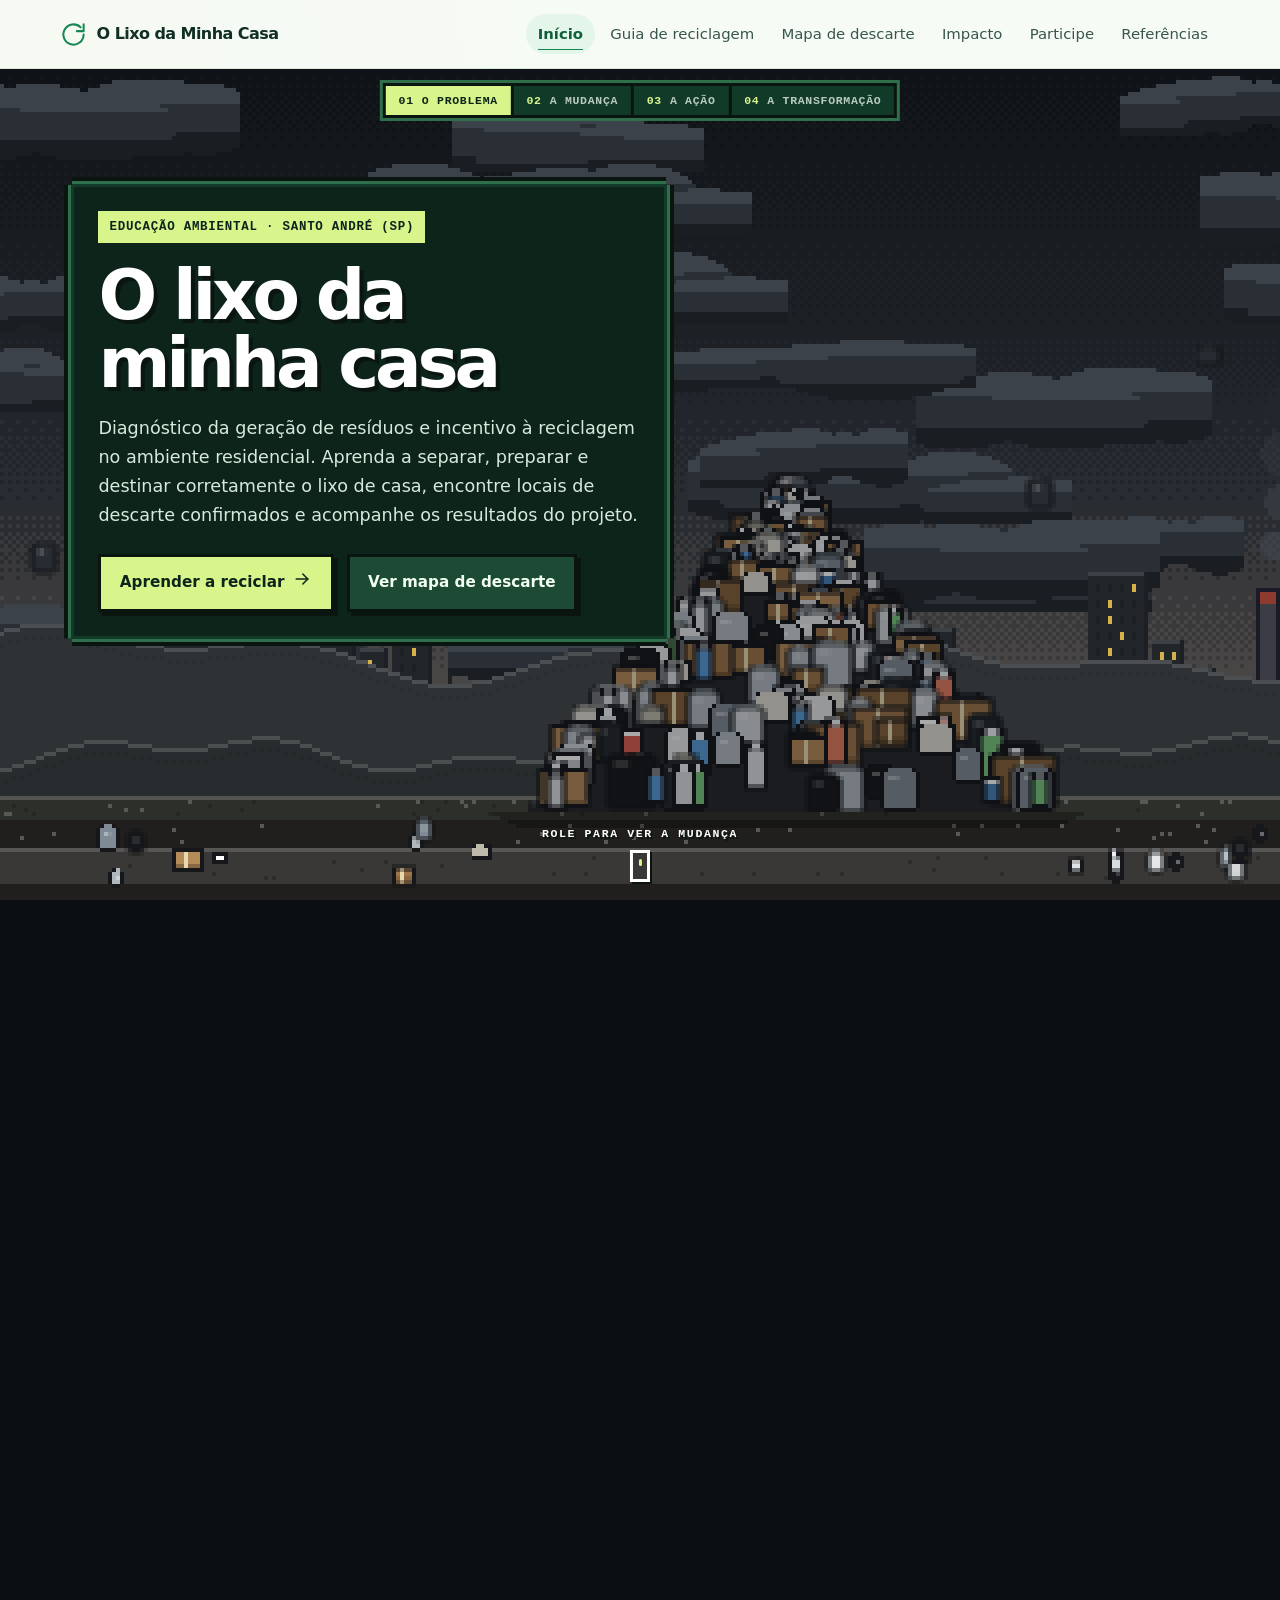
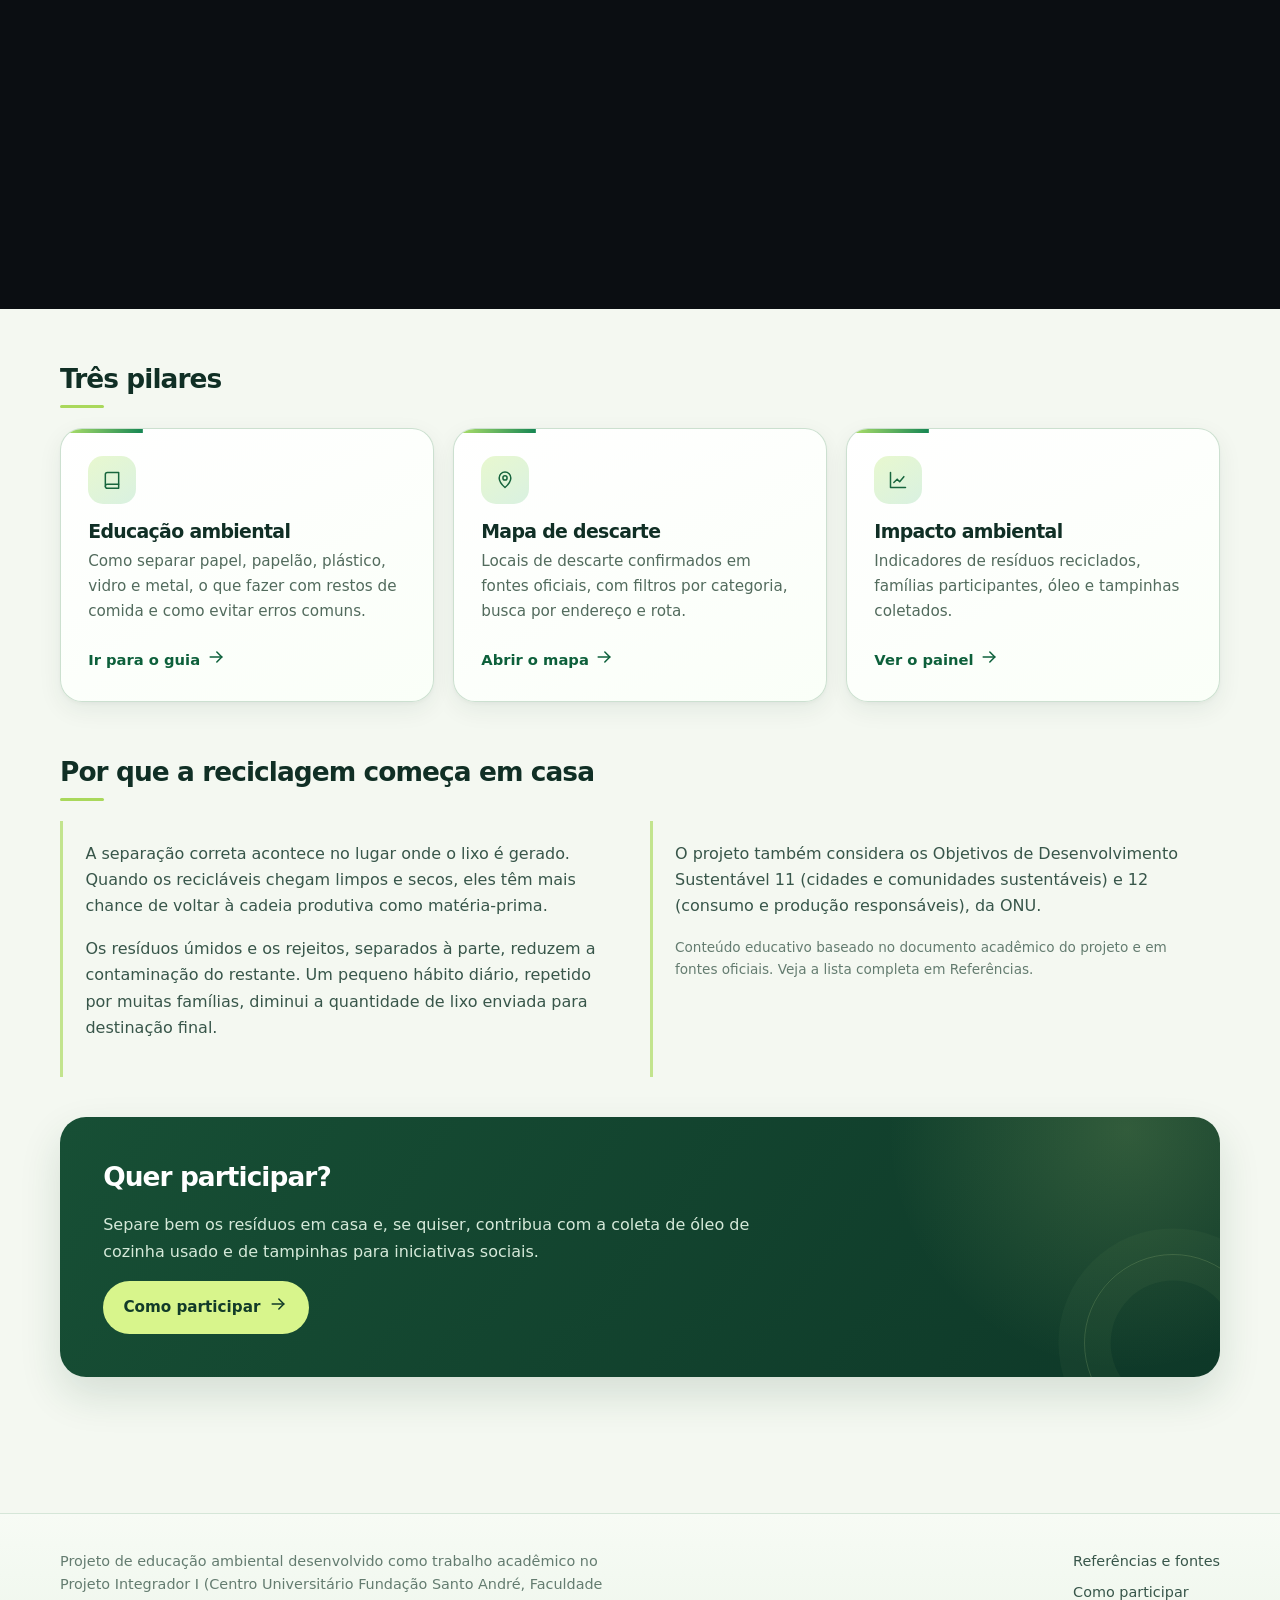
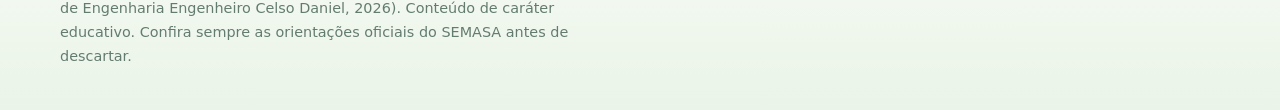
<file: index.html>
<!doctype html>
<html lang="pt-BR">
<head>
  <meta charset="utf-8">
  <meta name="viewport" content="width=device-width, initial-scale=1">
  <meta name="description" content="Portal de educação ambiental sobre separação, reciclagem e descarte correto de resíduos em casa, em Santo André (SP).">
  <title>O Lixo da Minha Casa</title>
  <link rel="stylesheet" href="style.css">
</head>
<body data-page="inicio">
  <a class="skip" href="#conteudo">Pular para o conteúdo</a>
  <div id="site-header"></div>

  <main id="conteudo">
    <section class="historia" data-historia aria-labelledby="titulo">
      <p class="sr-only">Animação ilustrada em pixel art, em quatro etapas e controlada pela rolagem: uma grande montanha de lixo sob um céu escuro e poluído; o céu clareia e a mudança começa; famílias recolhem e separam resíduos recicláveis em lixeiras de coleta seletiva; por fim, a montanha diminui e surge um ambiente limpo, iluminado e com vegetação.</p>

      <div class="historia-palco">
        <div class="palco-cena" data-cena>
          <canvas class="cena-pixel" aria-hidden="true"></canvas>
        </div>

        <nav class="trilha" aria-label="Etapas da animação">
          <button type="button" data-ir="0"><b>01</b><span>O problema</span></button>
          <button type="button" data-ir="1"><b>02</b><span>A mudança</span></button>
          <button type="button" data-ir="2"><b>03</b><span>A ação</span></button>
          <button type="button" data-ir="3"><b>04</b><span>A transformação</span></button>
        </nav>

        <div class="passos">
          <div class="passo ativo" data-passo="0">
            <span class="kicker">Educação ambiental · Santo André (SP)</span>
            <h1 id="titulo">O lixo da minha casa</h1>
            <p class="lead">Diagnóstico da geração de resíduos e incentivo à reciclagem no ambiente residencial. Aprenda a separar, preparar e destinar corretamente o lixo de casa, encontre locais de descarte confirmados e acompanhe os resultados do projeto.</p>
            <div class="acoes">
              <a class="botao" href="guia.html">Aprender a reciclar <span data-icone="seta"></span></a>
              <a class="botao secundario" href="mapa.html">Ver mapa de descarte</a>
            </div>
          </div>
          <div class="passo" data-passo="1" inert>
            <span class="kicker">02 · A mudança começa</span>
            <h2>Tudo começa dentro de casa</h2>
            <p>A geração de resíduos está ligada ao consumo e ao descarte do dia a dia. Quando a família enxerga o que joga fora, os hábitos começam a mudar e o cenário começa a clarear.</p>
          </div>
          <div class="passo" data-passo="2" inert>
            <span class="kicker">03 · A ação</span>
            <h2>Separar é o primeiro passo</h2>
            <p>Recicláveis secos e limpos, orgânicos e rejeitos separados no lugar onde são gerados chegam mais longe na cadeia da reciclagem e voltam a ser matéria-prima.</p>
          </div>
          <div class="passo" data-passo="3" inert>
            <span class="kicker">04 · A transformação</span>
            <h2>Pequenos hábitos, grande mudança</h2>
            <p>Repetido por muitas famílias, um gesto diário reduz o lixo enviado para a destinação final e transforma o ambiente ao redor.</p>
            <div class="acoes">
              <a class="botao" href="guia.html">Aprender a reciclar <span data-icone="seta"></span></a>
              <a class="botao secundario" href="mapa.html">Ver mapa de descarte</a>
            </div>
          </div>
        </div>

        <div class="dica-rolar" aria-hidden="true"><span>Role para ver a mudança</span><i></i></div>
        <a class="historia-pular" href="#pilares">Pular animação</a>
      </div>
    </section>

    <div class="container">
      <h2 id="pilares">Três pilares</h2>
      <div class="grade">
        <article class="cartao">
          <span class="selo" data-icone="livro"></span>
          <h3>Educação ambiental</h3>
          <p>Como separar papel, papelão, plástico, vidro e metal, o que fazer com restos de comida e como evitar erros comuns.</p>
          <a class="vejamais" href="guia.html">Ir para o guia <span data-icone="seta"></span></a>
        </article>
        <article class="cartao">
          <span class="selo" data-icone="pin"></span>
          <h3>Mapa de descarte</h3>
          <p>Locais de descarte confirmados em fontes oficiais, com filtros por categoria, busca por endereço e rota.</p>
          <a class="vejamais" href="mapa.html">Abrir o mapa <span data-icone="seta"></span></a>
        </article>
        <article class="cartao">
          <span class="selo" data-icone="grafico"></span>
          <h3>Impacto ambiental</h3>
          <p>Indicadores de resíduos reciclados, famílias participantes, óleo e tampinhas coletados.</p>
          <a class="vejamais" href="impacto.html">Ver o painel <span data-icone="seta"></span></a>
        </article>
      </div>

      <h2>Por que a reciclagem começa em casa</h2>
      <div class="grade grade-dupla">
        <div>
          <p>A separação correta acontece no lugar onde o lixo é gerado. Quando os recicláveis chegam limpos e secos, eles têm mais chance de voltar à cadeia produtiva como matéria-prima.</p>
          <p>Os resíduos úmidos e os rejeitos, separados à parte, reduzem a contaminação do restante. Um pequeno hábito diário, repetido por muitas famílias, diminui a quantidade de lixo enviada para destinação final.</p>
        </div>
        <div>
          <p>O projeto também considera os Objetivos de Desenvolvimento Sustentável 11 (cidades e comunidades sustentáveis) e 12 (consumo e produção responsáveis), da ONU.</p>
          <p class="fonte">Conteúdo educativo baseado no documento acadêmico do projeto e em fontes oficiais. Veja a lista completa em Referências.</p>
        </div>
      </div>

      <section class="destaque" aria-labelledby="campanha">
        <h2 id="campanha">Quer participar?</h2>
        <p>Separe bem os resíduos em casa e, se quiser, contribua com a coleta de óleo de cozinha usado e de tampinhas para iniciativas sociais.</p>
        <a class="botao" href="participe.html">Como participar <span data-icone="seta"></span></a>
      </section>
    </div>
  </main>

  <div id="site-footer"></div>
  <script src="main.js" defer></script>
</body>
</html>
</file>
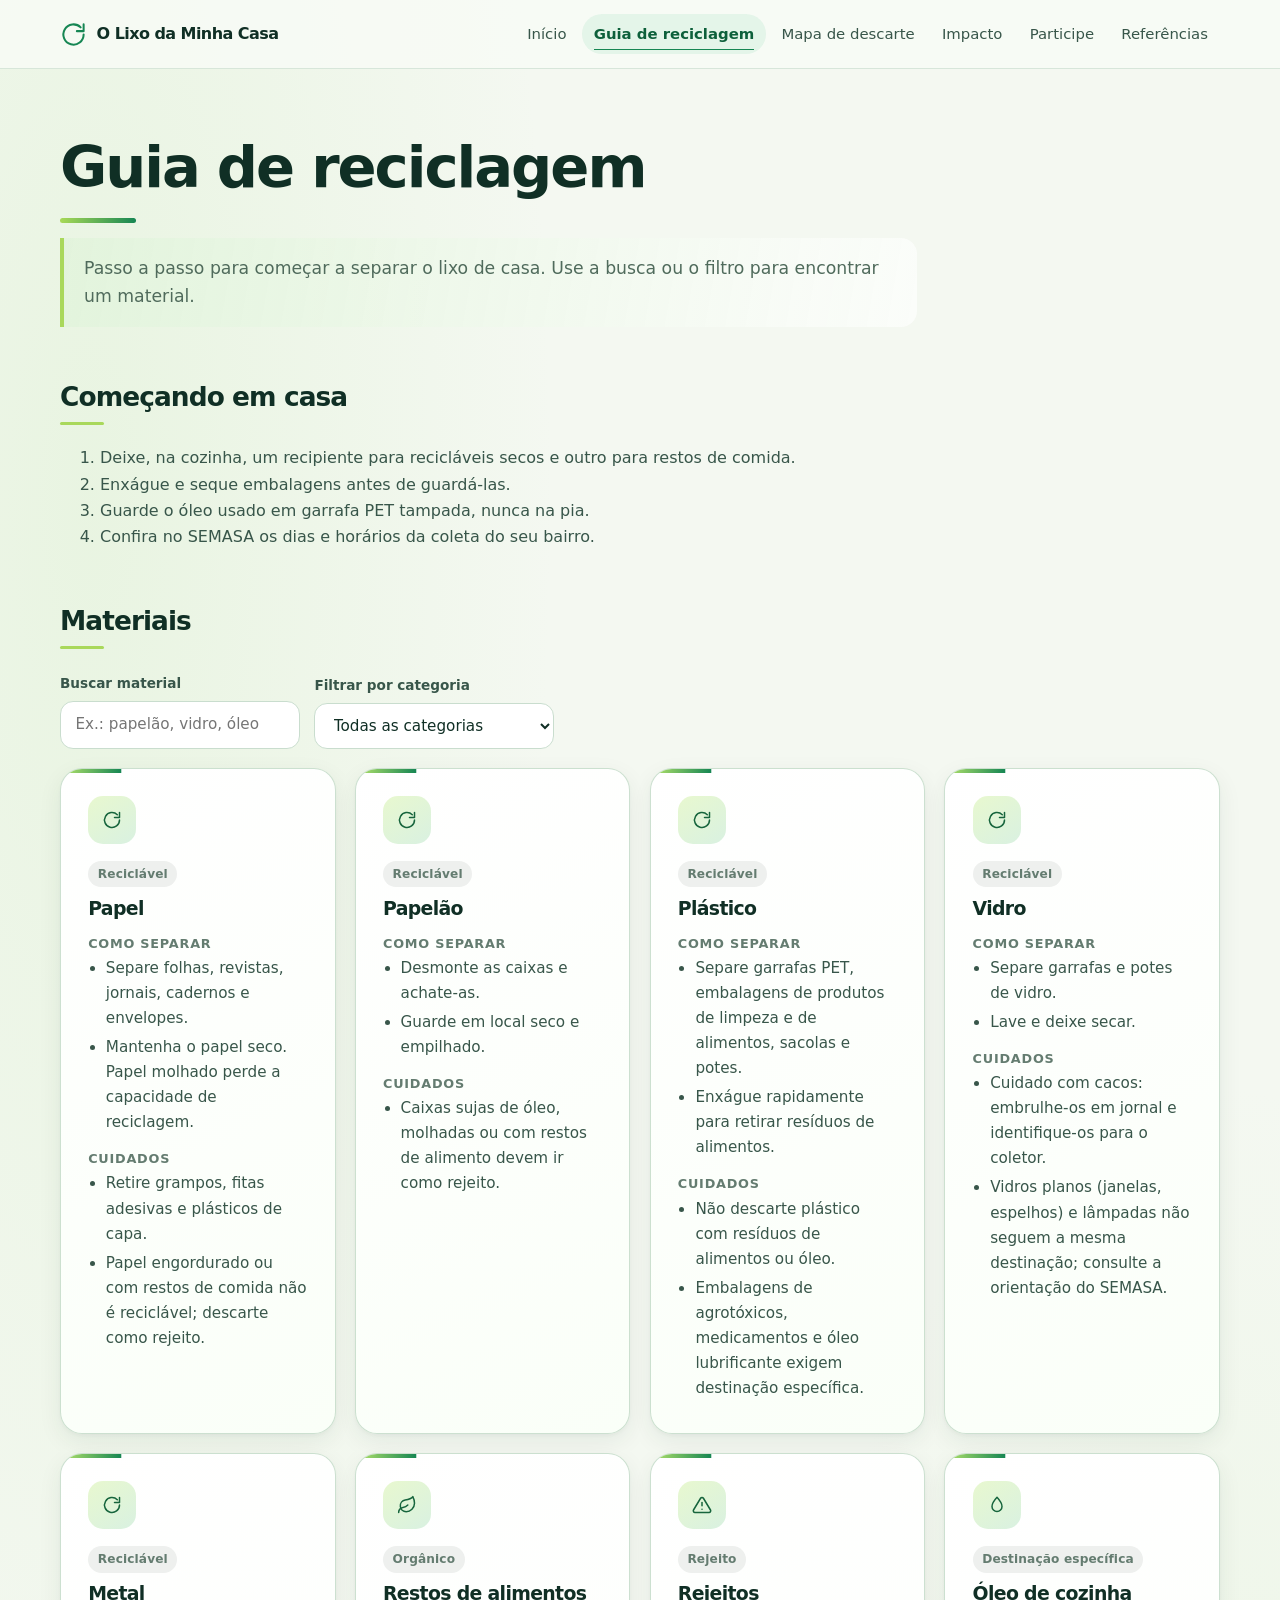
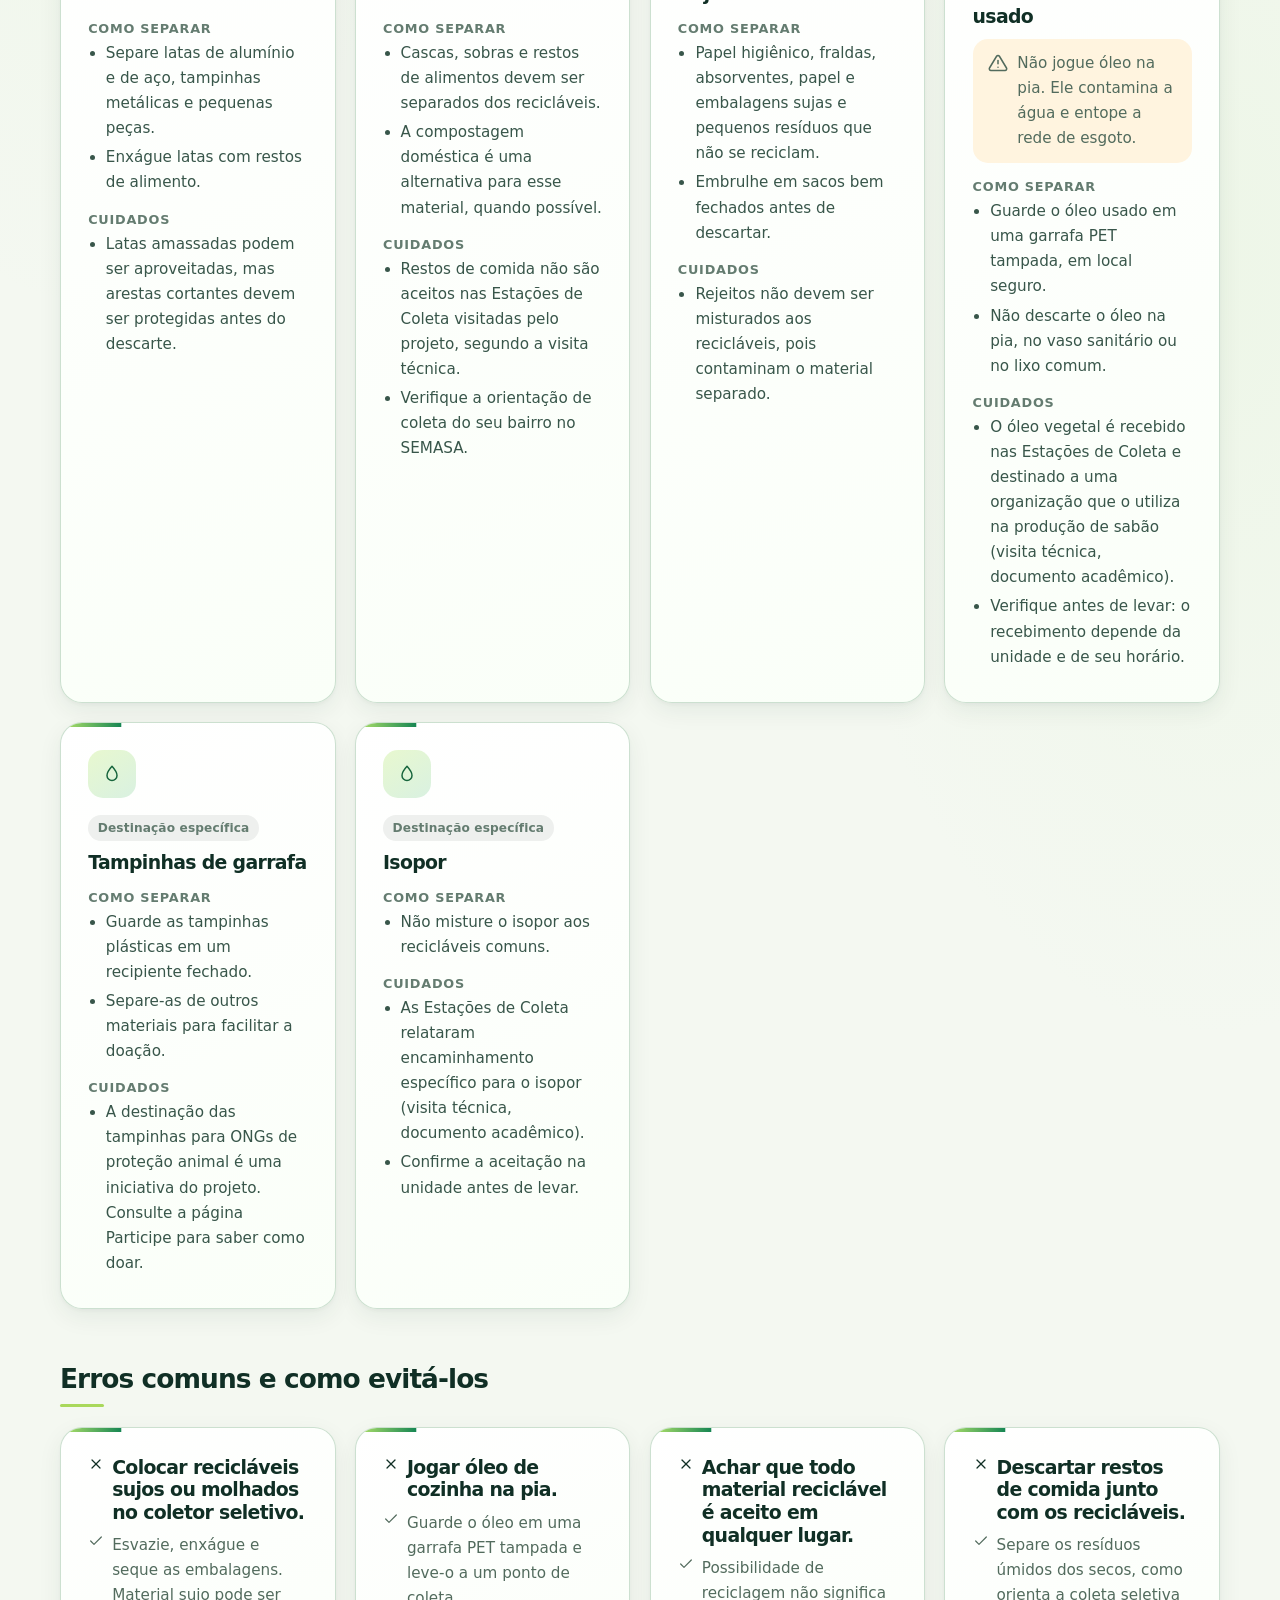
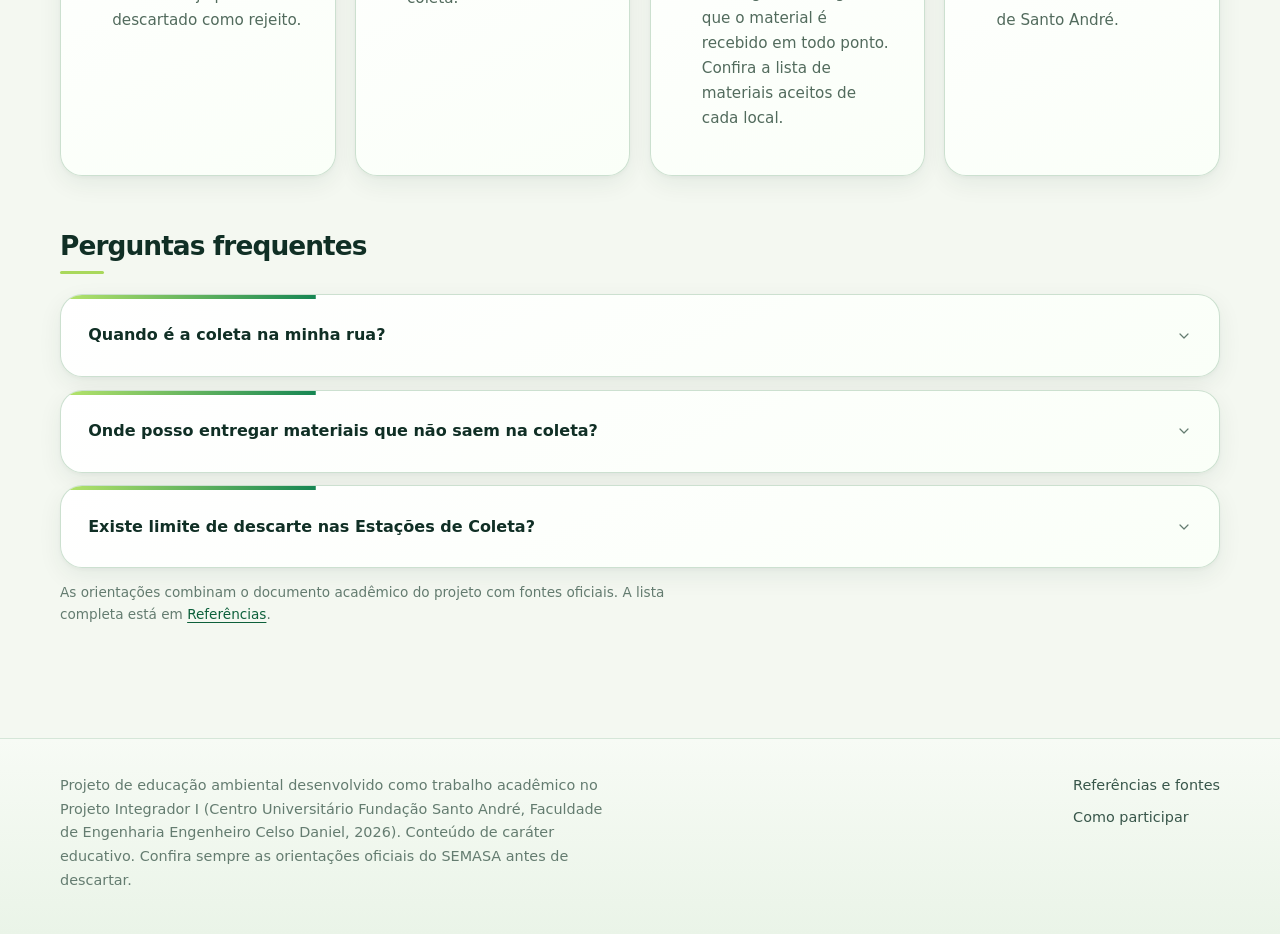
<file: guia.html>
<!doctype html>
<html lang="pt-BR">
<head>
  <meta charset="utf-8">
  <meta name="viewport" content="width=device-width, initial-scale=1">
  <meta name="description" content="Guia de reciclagem: como separar, limpar, armazenar e destinar cada tipo de resíduo doméstico.">
  <title>Guia de reciclagem · O Lixo da Minha Casa</title>
  <link rel="stylesheet" href="style.css">
</head>
<body data-page="guia">
  <a class="skip" href="#conteudo">Pular para o conteúdo</a>
  <div id="site-header"></div>

  <main id="conteudo">
    <div class="container">
      <h1>Guia de reciclagem</h1>
      <p>Passo a passo para começar a separar o lixo de casa. Use a busca ou o filtro para encontrar um material.</p>

      <h2>Começando em casa</h2>
      <ol>
        <li>Deixe, na cozinha, um recipiente para recicláveis secos e outro para restos de comida.</li>
        <li>Enxágue e seque embalagens antes de guardá-las.</li>
        <li>Guarde o óleo usado em garrafa PET tampada, nunca na pia.</li>
        <li>Confira no SEMASA os dias e horários da coleta do seu bairro.</li>
      </ol>

      <h2>Materiais</h2>
      <div class="controles" role="search">
        <label for="busca-material">Buscar material
          <input id="busca-material" type="search" placeholder="Ex.: papelão, vidro, óleo">
        </label>
        <label for="filtro-categoria">Filtrar por categoria
          <select id="filtro-categoria"></select>
        </label>
      </div>
      <div id="guia-materiais" aria-live="polite"></div>

      <h2>Erros comuns e como evitá-los</h2>
      <div id="guia-erros" class="grade"></div>

      <h2>Perguntas frequentes</h2>
      <div id="guia-perguntas"></div>

      <p class="fonte">As orientações combinam o documento acadêmico do projeto com fontes oficiais. A lista completa está em <a href="referencias.html">Referências</a>.</p>
    </div>
  </main>

  <div id="site-footer"></div>
  <script src="main.js" defer></script>
</body>
</html>
</file>
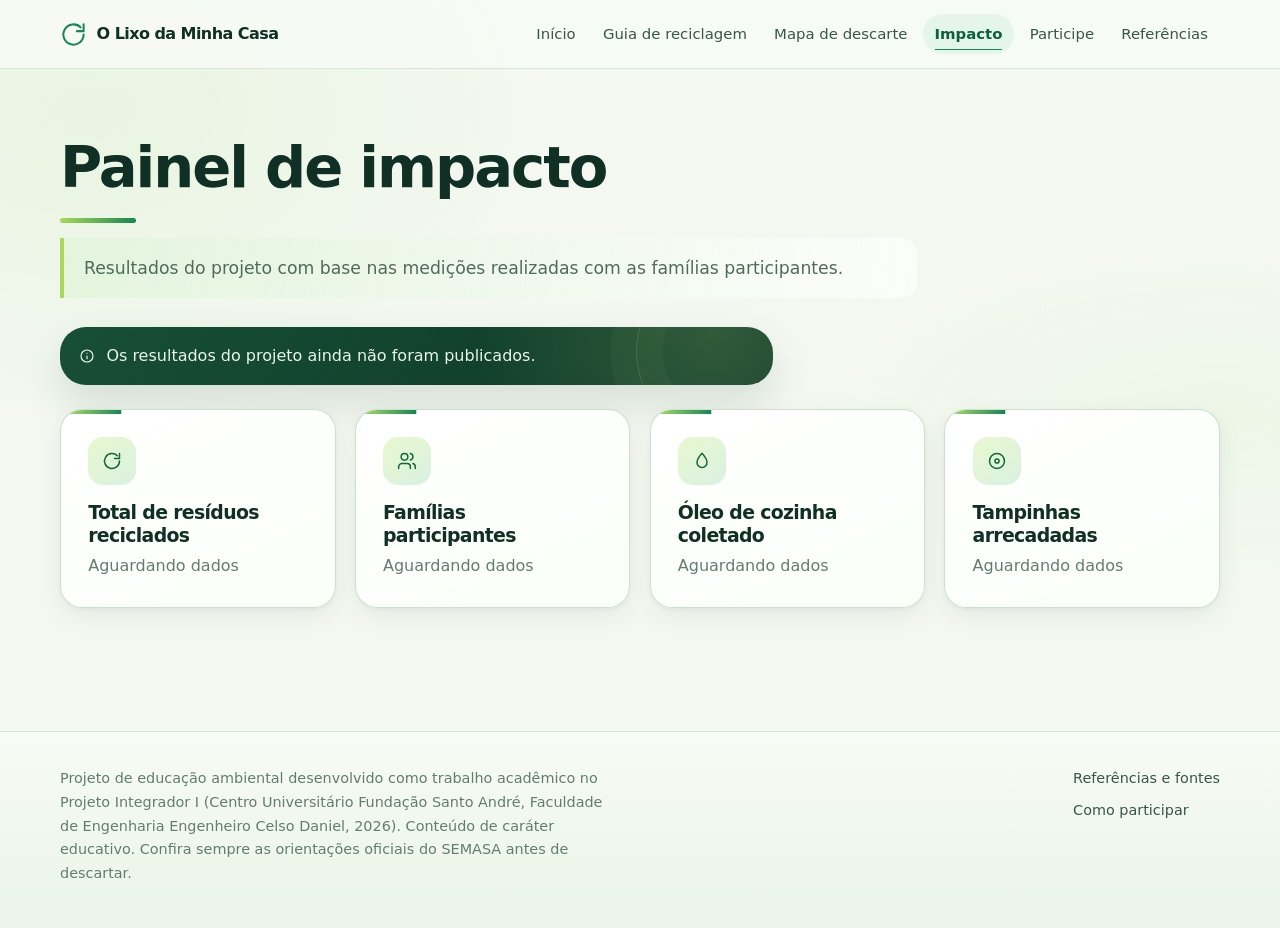
<file: impacto.html>
<!doctype html>
<html lang="pt-BR">
<head>
  <meta charset="utf-8">
  <meta name="viewport" content="width=device-width, initial-scale=1">
  <meta name="description" content="Painel de impacto do projeto O Lixo da Minha Casa.">
  <title>Impacto · O Lixo da Minha Casa</title>
  <link rel="stylesheet" href="style.css">
</head>
<body data-page="impacto">
  <a class="skip" href="#conteudo">Pular para o conteúdo</a>
  <div id="site-header"></div>

  <main id="conteudo">
    <div class="container">
      <h1>Painel de impacto</h1>
      <p>Resultados do projeto com base nas medições realizadas com as famílias participantes.</p>
      <div id="impacto-aviso"></div>
      <div id="impacto-cards" aria-live="polite"></div>
    </div>
  </main>

  <div id="site-footer"></div>
  <script src="main.js" defer></script>
</body>
</html>
</file>
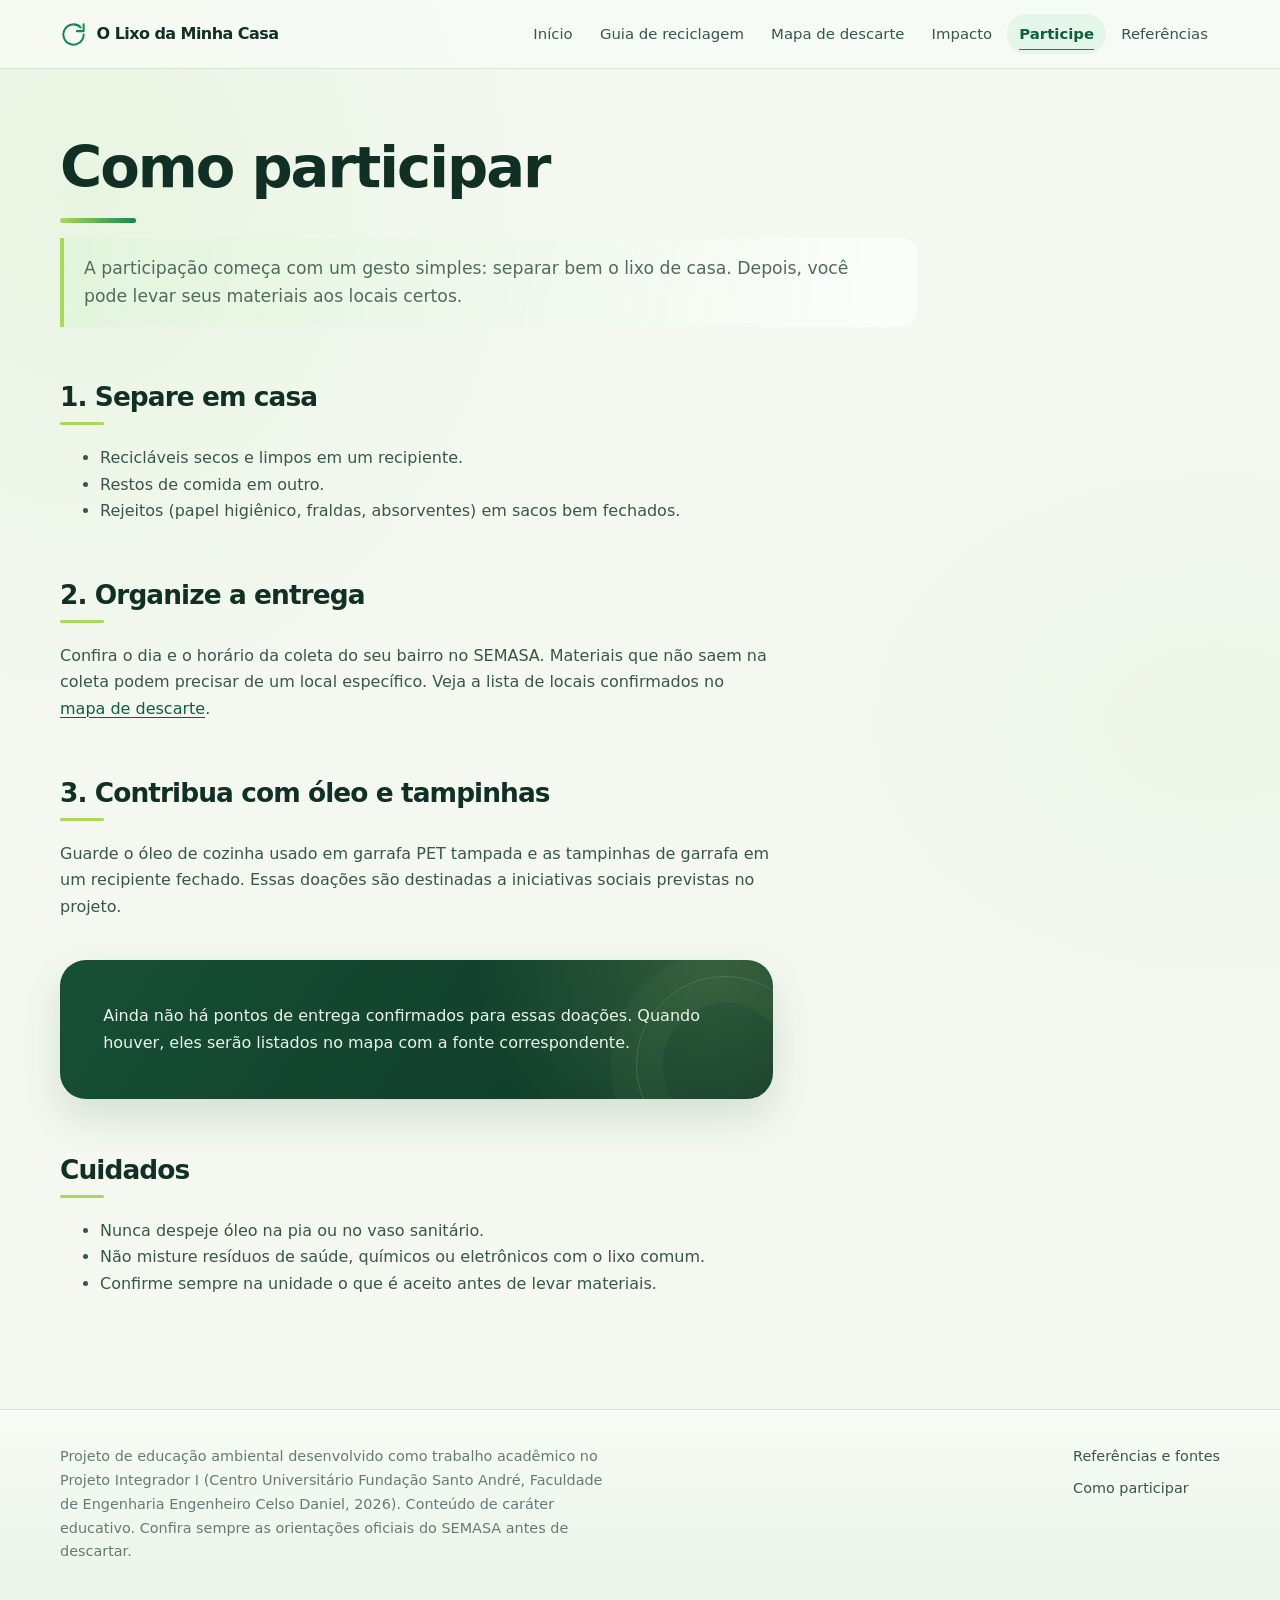
<file: participe.html>
<!doctype html>
<html lang="pt-BR">
<head>
  <meta charset="utf-8">
  <meta name="viewport" content="width=device-width, initial-scale=1">
  <meta name="description" content="Como participar da campanha: separar materiais em casa, organizar a entrega e contribuir com óleo e tampinhas.">
  <title>Participe · O Lixo da Minha Casa</title>
  <link rel="stylesheet" href="style.css">
</head>
<body data-page="participe">
  <a class="skip" href="#conteudo">Pular para o conteúdo</a>
  <div id="site-header"></div>

  <main id="conteudo">
    <div class="container">
      <h1>Como participar</h1>
      <p>A participação começa com um gesto simples: separar bem o lixo de casa. Depois, você pode levar seus materiais aos locais certos.</p>

      <h2>1. Separe em casa</h2>
      <ul>
        <li>Recicláveis secos e limpos em um recipiente.</li>
        <li>Restos de comida em outro.</li>
        <li>Rejeitos (papel higiênico, fraldas, absorventes) em sacos bem fechados.</li>
      </ul>

      <h2>2. Organize a entrega</h2>
      <p>Confira o dia e o horário da coleta do seu bairro no SEMASA. Materiais que não saem na coleta podem precisar de um local específico. Veja a lista de locais confirmados no <a href="mapa.html">mapa de descarte</a>.</p>

      <h2>3. Contribua com óleo e tampinhas</h2>
      <p>Guarde o óleo de cozinha usado em garrafa PET tampada e as tampinhas de garrafa em um recipiente fechado. Essas doações são destinadas a iniciativas sociais previstas no projeto.</p>
      <p class="destaque">Ainda não há pontos de entrega confirmados para essas doações. Quando houver, eles serão listados no mapa com a fonte correspondente.</p>

      <h2>Cuidados</h2>
      <ul>
        <li>Nunca despeje óleo na pia ou no vaso sanitário.</li>
        <li>Não misture resíduos de saúde, químicos ou eletrônicos com o lixo comum.</li>
        <li>Confirme sempre na unidade o que é aceito antes de levar materiais.</li>
      </ul>
    </div>
  </main>

  <div id="site-footer"></div>
  <script src="main.js" defer></script>
</body>
</html>
</file>
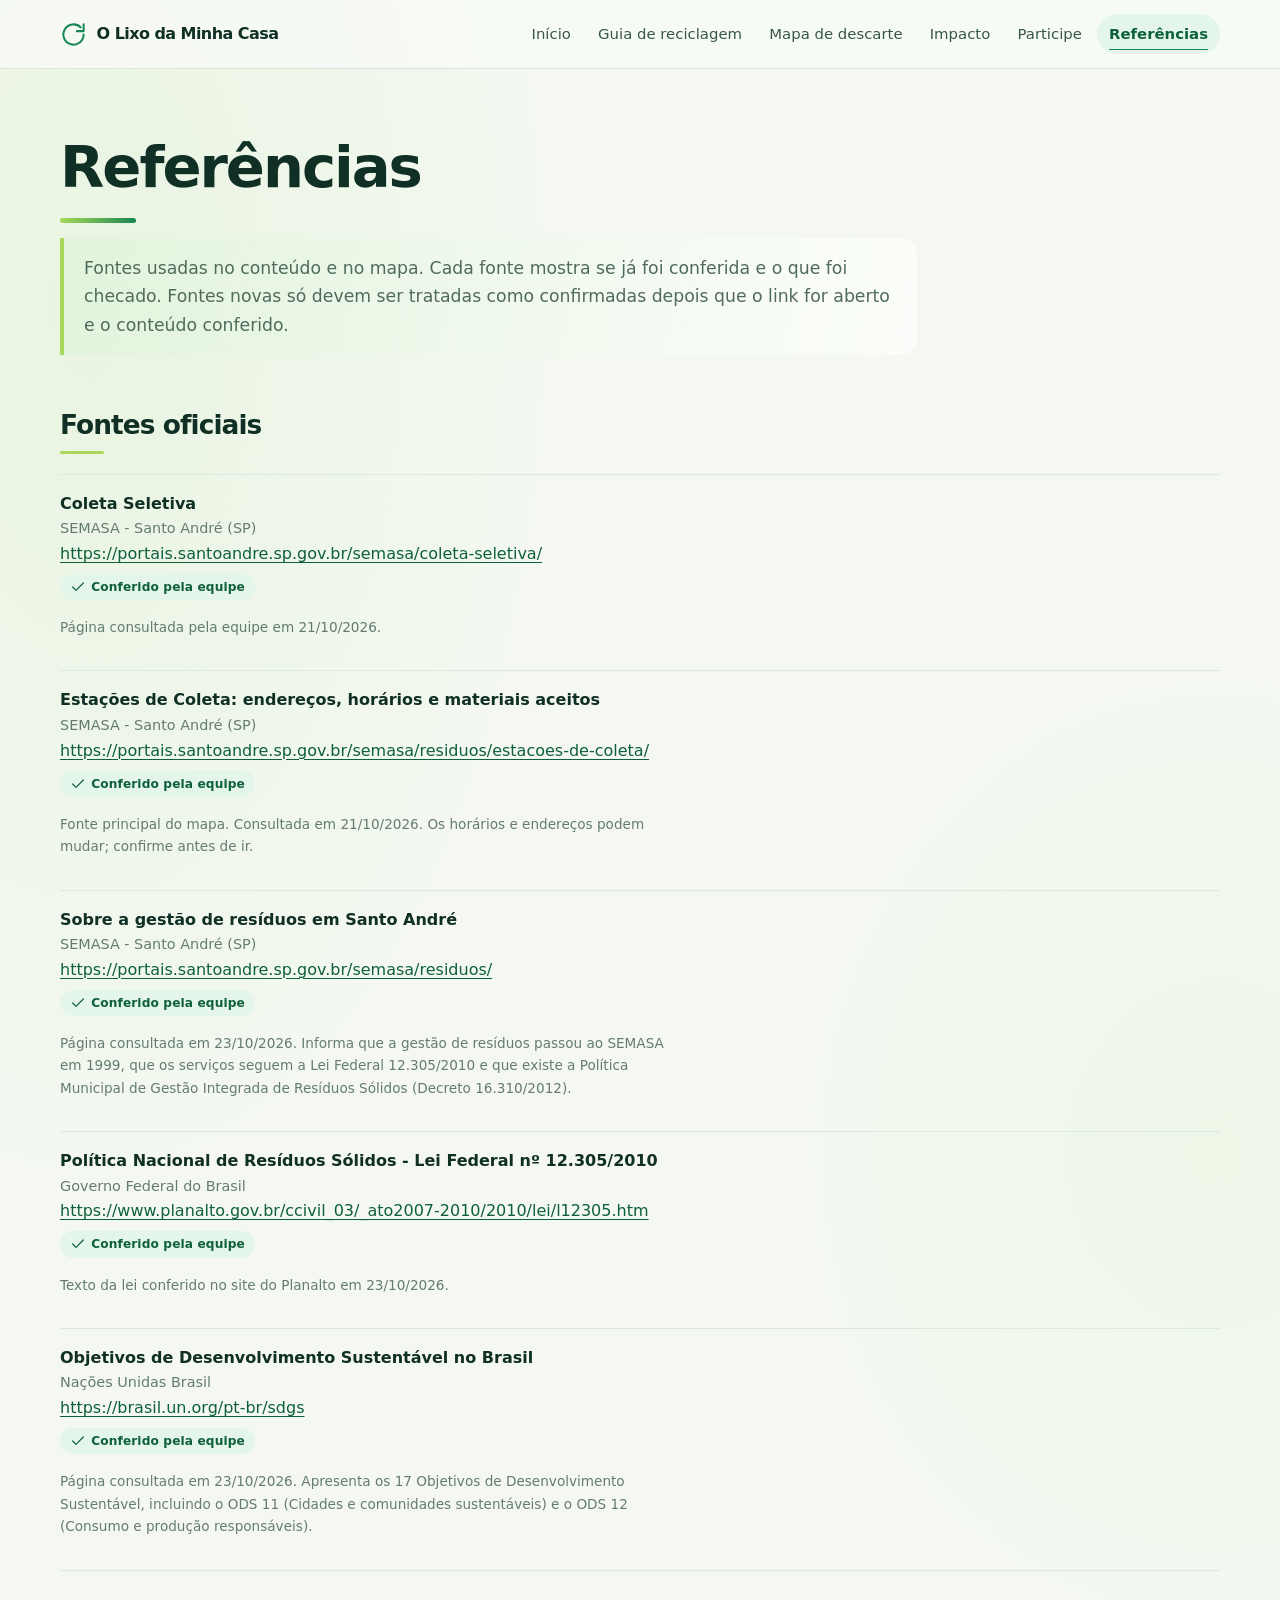
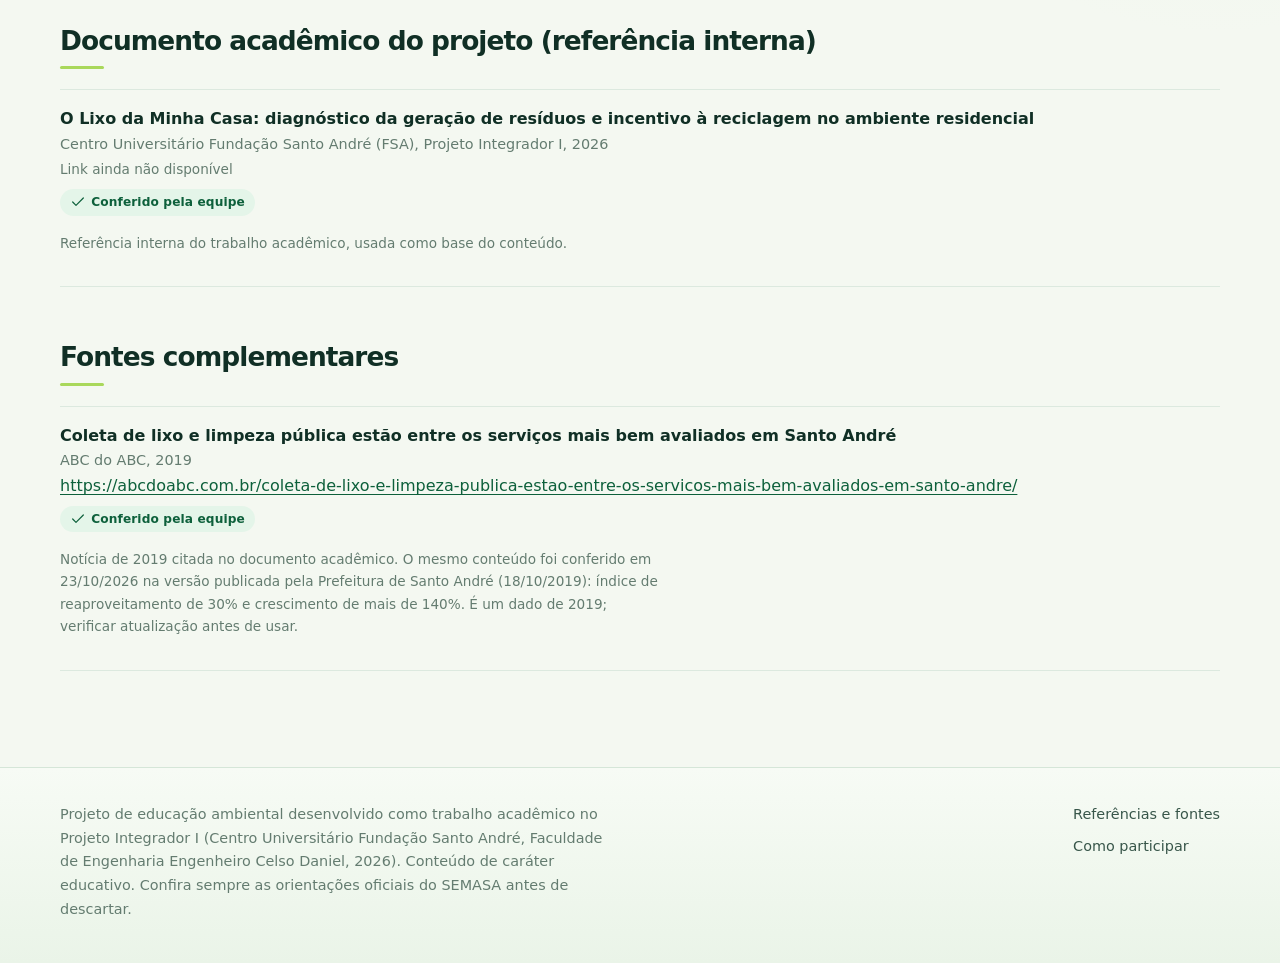
<file: referencias.html>
<!doctype html>
<html lang="pt-BR">
<head>
  <meta charset="utf-8">
  <meta name="viewport" content="width=device-width, initial-scale=1">
  <meta name="description" content="Fontes oficiais, documento acadêmico e referências complementares do site.">
  <title>Referências · O Lixo da Minha Casa</title>
  <link rel="stylesheet" href="style.css">
</head>
<body data-page="referencias">
  <a class="skip" href="#conteudo">Pular para o conteúdo</a>
  <div id="site-header"></div>

  <main id="conteudo">
    <div class="container">
      <h1>Referências</h1>
      <p>Fontes usadas no conteúdo e no mapa. Cada fonte mostra se já foi conferida e o que foi checado. Fontes novas só devem ser tratadas como confirmadas depois que o link for aberto e o conteúdo conferido.</p>
      <div id="referencias-lista" aria-live="polite"></div>
    </div>
  </main>

  <div id="site-footer"></div>
  <script src="main.js" defer></script>
</body>
</html>
</file>
<file: style.css>
/* O Lixo da Minha Casa - estilos globais */

:root {
  --ink: #13231b;
  --ink-2: #3a4b42;
  --muted: #66756d;
  --line: #e2e7e3;
  --bg: #fbfbf9;
  --surface: #ffffff;
  --accent: #2f7d57;
  --accent-ink: #1f5c40;
  --accent-soft: #e9f2ec;
  --sand: #f3efe7;
  --warn: #8a5a1a;
  --warn-bg: #fbf3e7;
  --radius: 14px;
  --radius-sm: 9px;
  --shadow: 0 1px 2px rgba(19, 35, 27, 0.04), 0 4px 14px rgba(19, 35, 27, 0.05);
  --shadow-hover: 0 2px 4px rgba(19, 35, 27, 0.05), 0 12px 28px rgba(19, 35, 27, 0.09);
  --ease: cubic-bezier(0.2, 0.7, 0.2, 1);
  --font: "Inter", system-ui, -apple-system, "Segoe UI", Roboto, Helvetica, Arial, sans-serif;
}

* { box-sizing: border-box; }

html { scroll-behavior: smooth; -webkit-text-size-adjust: 100%; }

body {
  margin: 0;
  font-family: var(--font);
  color: var(--ink-2);
  background: var(--bg);
  font-size: 16px;
  line-height: 1.65;
  -webkit-font-smoothing: antialiased;
  animation: pagina-entra 0.5s var(--ease) both;
}

img, svg { max-width: 100%; }

a { color: var(--accent-ink); text-decoration-thickness: 1px; text-underline-offset: 3px; }
a:hover { color: var(--ink); }

:focus-visible {
  outline: 2px solid var(--accent);
  outline-offset: 3px;
  border-radius: 4px;
}

.icone {
  width: 20px;
  height: 20px;
  flex: none;
  fill: none;
  stroke: currentColor;
  stroke-width: 1.8;
  stroke-linecap: round;
  stroke-linejoin: round;
}
.icone.pequeno { width: 16px; height: 16px; }

.skip {
  position: absolute;
  left: -999px;
  top: 0;
  background: var(--ink);
  color: #fff;
  padding: 0.5rem 1rem;
  z-index: 100;
}
.skip:focus { left: 1rem; top: 1rem; }

.container { width: min(1120px, 92%); margin: 0 auto; }

main { min-height: 70vh; padding: 3rem 0 4rem; }

h1, h2, h3, h4 {
  color: var(--ink);
  line-height: 1.2;
  letter-spacing: -0.015em;
  font-weight: 650;
}
h1 { font-size: clamp(2rem, 4.2vw, 2.9rem); margin: 0 0 0.6rem; letter-spacing: -0.03em; }
h2 { font-size: clamp(1.35rem, 2.6vw, 1.65rem); margin: 3rem 0 1rem; }
h3 { font-size: 1.08rem; margin: 0 0 0.4rem; }
h4 { font-size: 0.8rem; margin: 1rem 0 0.3rem; color: var(--muted); text-transform: uppercase; letter-spacing: 0.06em; font-weight: 600; }

p { margin: 0 0 1rem; max-width: 70ch; }

.lead { font-size: 1.12rem; color: var(--ink-2); max-width: 62ch; }

.kicker {
  display: inline-block;
  font-size: 0.78rem;
  font-weight: 600;
  letter-spacing: 0.1em;
  text-transform: uppercase;
  color: var(--accent);
  margin-bottom: 0.8rem;
}

/* Cabeçalho */
.cabecalho {
  background: rgba(251, 251, 249, 0.86);
  backdrop-filter: saturate(1.4) blur(10px);
  -webkit-backdrop-filter: saturate(1.4) blur(10px);
  position: sticky;
  top: 0;
  z-index: 50;
  border-bottom: 1px solid transparent;
  transition: border-color 0.3s var(--ease), box-shadow 0.3s var(--ease);
}
.cabecalho.rolado { border-bottom-color: var(--line); box-shadow: 0 6px 18px rgba(19, 35, 27, 0.04); }
.cabecalho .barra {
  position: relative;
  display: flex;
  align-items: center;
  justify-content: space-between;
  min-height: 68px;
  gap: 1rem;
}
.marca {
  display: inline-flex;
  align-items: center;
  gap: 0.6rem;
  color: var(--ink);
  text-decoration: none;
  font-weight: 650;
  font-size: 1rem;
  letter-spacing: -0.01em;
}
.marca:hover { color: var(--accent-ink); }
.marca svg { color: var(--accent); }
.marca svg .arco { transition: transform 0.9s var(--ease); transform-origin: 12px 12px; }
.marca:hover svg .arco { transform: rotate(120deg); }

.menu { display: flex; gap: 0.2rem; flex-wrap: wrap; }
.menu a {
  position: relative;
  color: var(--ink-2);
  text-decoration: none;
  font-size: 0.93rem;
  padding: 0.5rem 0.75rem;
  border-radius: 8px;
  transition: color 0.2s var(--ease);
}
.menu a::after {
  content: "";
  position: absolute;
  left: 0.75rem;
  right: 0.75rem;
  bottom: 0.25rem;
  height: 1.5px;
  background: var(--accent);
  transform: scaleX(0);
  transform-origin: left;
  transition: transform 0.35s var(--ease);
}
.menu a:hover { color: var(--ink); }
.menu a:hover::after { transform: scaleX(1); }
.menu a[aria-current="page"] { color: var(--accent-ink); font-weight: 600; }
.menu a[aria-current="page"]::after { transform: scaleX(1); }

.menu-toggle {
  display: none;
  align-items: center;
  justify-content: center;
  background: transparent;
  color: var(--ink);
  border: 1px solid var(--line);
  border-radius: 10px;
  width: 42px;
  height: 42px;
  cursor: pointer;
  transition: background 0.2s var(--ease), transform 0.2s var(--ease);
}
.menu-toggle:active { transform: scale(0.96); }
.menu-toggle .icone { transition: transform 0.35s var(--ease); }
.menu-toggle[aria-expanded="true"] .icone { transform: rotate(90deg); }

.progresso {
  position: absolute;
  left: 0;
  bottom: -1px;
  height: 2px;
  width: 100%;
  background: var(--accent);
  transform-origin: left;
  transform: scaleX(0);
}

@media (max-width: 800px) {
  .menu-toggle { display: inline-flex; }
  .menu {
    position: absolute;
    left: 0;
    right: 0;
    top: 100%;
    background: var(--bg);
    flex-direction: column;
    gap: 0;
    padding: 0 4%;
    border-bottom: 1px solid var(--line);
    max-height: 0;
    overflow: hidden;
    transition: max-height 0.45s var(--ease), padding 0.45s var(--ease);
  }
  .menu.aberto { max-height: 420px; padding: 0.5rem 4% 1rem; }
  .menu a { padding: 0.8rem 0.5rem; border-bottom: 1px solid var(--line); border-radius: 0; }
  .menu a::after { display: none; }
}

/* Botões */
.botao {
  display: inline-flex;
  align-items: center;
  gap: 0.5rem;
  background: var(--accent);
  color: #fff;
  padding: 0.72rem 1.2rem;
  border-radius: 10px;
  text-decoration: none;
  font: inherit;
  font-size: 0.95rem;
  font-weight: 600;
  border: 1px solid transparent;
  cursor: pointer;
  transition: background 0.2s var(--ease), transform 0.15s var(--ease), box-shadow 0.25s var(--ease);
}
.botao .icone { transition: transform 0.3s var(--ease); }
.botao:hover { background: var(--accent-ink); color: #fff; box-shadow: 0 6px 16px rgba(31, 92, 64, 0.22); }
.botao:hover .icone { transform: translateX(3px); }
.botao:active { transform: scale(0.98); }
.botao.secundario { background: transparent; color: var(--accent-ink); border-color: #c9d9cf; }
.botao.secundario:hover { background: var(--accent-soft); color: var(--ink); box-shadow: none; }

/* Hero */
.hero {
  display: grid;
  grid-template-columns: 1.15fr 0.85fr;
  gap: 2.5rem;
  align-items: center;
  padding: 1rem 0 2.5rem;
}
.hero .texto > * { animation: sobe 0.7s var(--ease) both; }
.hero .texto > *:nth-child(1) { animation-delay: 0.05s; }
.hero .texto > *:nth-child(2) { animation-delay: 0.12s; }
.hero .texto > *:nth-child(3) { animation-delay: 0.2s; }
.hero .texto > *:nth-child(4) { animation-delay: 0.28s; }
.hero .acoes { display: flex; gap: 0.75rem; flex-wrap: wrap; margin-top: 1.6rem; }

.ilustracao { display: flex; justify-content: center; }
.ilustracao svg { width: min(360px, 100%); height: auto; }
.ilustracao .seta {
  stroke: var(--accent);
  stroke-width: 6;
  fill: none;
  stroke-linecap: round;
  stroke-dasharray: 90 400;
  animation: percorre 9s linear infinite;
}
.ilustracao .seta:nth-of-type(2) { animation-delay: -3s; }
.ilustracao .seta:nth-of-type(3) { animation-delay: -6s; }
.ilustracao .nucleo { animation: respira 4s ease-in-out infinite; transform-origin: 160px 160px; }
.ilustracao .anel { stroke: var(--line); stroke-width: 1.5; fill: none; }
.ilustracao .ponto { fill: var(--accent); animation: pisca 4s ease-in-out infinite; }
.ilustracao .ponto:nth-of-type(2) { animation-delay: 1.3s; }
.ilustracao .ponto:nth-of-type(3) { animation-delay: 2.6s; }

@media (max-width: 860px) {
  .hero { grid-template-columns: 1fr; }
  .ilustracao { order: -1; }
  .ilustracao svg { width: min(240px, 70%); }
}

/* Cartões e grades */
.grade {
  display: grid;
  gap: 1.1rem;
  grid-template-columns: repeat(auto-fit, minmax(250px, 1fr));
}

.cartao {
  position: relative;
  background: var(--surface);
  border: 1px solid var(--line);
  border-radius: var(--radius);
  padding: 1.4rem;
  box-shadow: var(--shadow);
  transition: transform 0.35s var(--ease), box-shadow 0.35s var(--ease), border-color 0.35s var(--ease);
}
.cartao:hover { transform: translateY(-3px); box-shadow: var(--shadow-hover); border-color: #cfdcd3; }
.cartao .selo {
  width: 40px;
  height: 40px;
  border-radius: 10px;
  background: var(--accent-soft);
  color: var(--accent-ink);
  display: grid;
  place-items: center;
  margin-bottom: 1rem;
  transition: transform 0.35s var(--ease), background 0.35s var(--ease);
}
.cartao:hover .selo { transform: scale(1.06); background: #dcebe2; }
.cartao p { font-size: 0.95rem; }
.cartao ul, .cartao ol { padding-left: 1.1rem; margin: 0.3rem 0; font-size: 0.95rem; }
.cartao li + li { margin-top: 0.25rem; }
.cartao .vejamais {
  display: inline-flex;
  align-items: center;
  gap: 0.35rem;
  font-size: 0.92rem;
  font-weight: 600;
  text-decoration: none;
  color: var(--accent-ink);
  margin-top: 0.4rem;
}
.cartao .vejamais .icone { transition: transform 0.3s var(--ease); }
.cartao:hover .vejamais .icone { transform: translateX(4px); }

.destaque {
  background: var(--sand);
  border-radius: var(--radius);
  padding: 1.6rem 1.8rem;
  margin: 2.5rem 0;
}
.destaque h2 { margin-top: 0; }

.aviso {
  display: flex;
  gap: 0.6rem;
  align-items: flex-start;
  background: var(--warn-bg);
  color: var(--warn);
  padding: 0.75rem 0.95rem;
  border-radius: var(--radius-sm);
  margin: 0.7rem 0;
  font-size: 0.93rem;
}
.aviso .icone { margin-top: 2px; }

.vazio {
  display: flex;
  gap: 0.7rem;
  align-items: center;
  background: var(--surface);
  border: 1px dashed #c9d4cc;
  padding: 1.2rem 1.3rem;
  border-radius: var(--radius-sm);
  color: var(--muted);
  animation: sobe 0.5s var(--ease) both;
}

.erro {
  display: flex;
  gap: 0.6rem;
  align-items: flex-start;
  background: #fbeceb;
  color: #8b2b22;
  padding: 1rem 1.1rem;
  border-radius: var(--radius-sm);
}

.fonte { font-size: 0.85rem; color: var(--muted); }

.tag {
  display: inline-flex;
  align-items: center;
  gap: 0.35rem;
  background: var(--accent-soft);
  color: var(--accent-ink);
  padding: 0.2rem 0.6rem;
  border-radius: 999px;
  font-size: 0.76rem;
  font-weight: 600;
  letter-spacing: 0.01em;
  margin-bottom: 0.6rem;
}
.tag.neutra { background: #eef0ee; color: var(--muted); }

/* Controles */
.controles {
  display: flex;
  gap: 0.9rem;
  flex-wrap: wrap;
  align-items: end;
  margin: 1.4rem 0 1.2rem;
}
.controles label {
  display: flex;
  flex-direction: column;
  font-weight: 600;
  font-size: 0.85rem;
  color: var(--ink-2);
  gap: 0.4rem;
}
.campo {
  position: relative;
  display: flex;
  align-items: center;
}
.campo .icone { position: absolute; left: 0.8rem; color: var(--muted); pointer-events: none; }
.controles input, .controles select {
  font: inherit;
  font-size: 0.95rem;
  font-weight: 400;
  padding: 0.66rem 0.9rem;
  border: 1px solid #cdd7d0;
  border-radius: 10px;
  min-width: 240px;
  background: var(--surface);
  color: var(--ink);
  transition: border-color 0.2s var(--ease), box-shadow 0.2s var(--ease);
}
.campo input { padding-left: 2.4rem; }
.controles input:focus, .controles select:focus {
  outline: none;
  border-color: var(--accent);
  box-shadow: 0 0 0 4px rgba(47, 125, 87, 0.12);
}

/* Acordeão do guia */
details.cartao summary {
  list-style: none;
  cursor: pointer;
  display: flex;
  justify-content: space-between;
  align-items: center;
  gap: 1rem;
  color: var(--ink);
  font-weight: 600;
}
details.cartao summary::-webkit-details-marker { display: none; }
details.cartao summary .icone { transition: transform 0.35s var(--ease); color: var(--muted); }
details.cartao[open] summary .icone { transform: rotate(180deg); }
details.cartao[open] { box-shadow: var(--shadow-hover); }
details.cartao .corpo { animation: sobe 0.4s var(--ease) both; margin-top: 0.8rem; color: var(--ink-2); }

/* Mapa */
.mapa-caixa {
  position: relative;
  border-radius: var(--radius);
  overflow: hidden;
  border: 1px solid var(--line);
  box-shadow: var(--shadow);
  background: var(--surface);
}
#mapa-canvas { height: 500px; width: 100%; z-index: 1; animation: esmaece 0.8s var(--ease) both; }
.legenda-mapa { font-size: 0.86rem; color: var(--muted); }
.lista-pontos { display: grid; gap: 1rem; grid-template-columns: repeat(auto-fit, minmax(270px, 1fr)); }
.ponto dl { margin: 0.6rem 0 0.9rem; }
.ponto dt { font-weight: 600; font-size: 0.8rem; color: var(--muted); margin-top: 0.6rem; text-transform: uppercase; letter-spacing: 0.04em; }
.ponto dd { margin: 0.1rem 0 0; font-size: 0.93rem; color: var(--ink-2); }
.ponto .botao { font-size: 0.88rem; padding: 0.55rem 0.9rem; }

/* Impacto */
.indicador .numero {
  display: block;
  font-size: 2.4rem;
  font-weight: 650;
  letter-spacing: -0.03em;
  color: var(--ink);
  font-variant-numeric: tabular-nums;
  line-height: 1.1;
}
.indicador .unidade { font-size: 0.88rem; color: var(--muted); }
.indicador .sem-dados { font-size: 1rem; color: var(--muted); font-weight: 500; }

/* Referências */
.grupo-refs ul { list-style: none; padding: 0; margin: 0; }
.grupo-refs li { border-top: 1px solid var(--line); padding: 1rem 0; }
.grupo-refs li:last-child { border-bottom: 1px solid var(--line); }
.grupo-refs .titulo { font-weight: 600; color: var(--ink); }
.grupo-refs .instituicao { font-size: 0.9rem; color: var(--muted); }
.grupo-refs .selo-status { margin-top: 0.4rem; }

/* Skeleton (carregamento) */
.skeleton {
  position: relative;
  overflow: hidden;
  background: #eef2ef;
  border-radius: var(--radius);
  height: 170px;
}
.skeleton::after {
  content: "";
  position: absolute;
  inset: 0;
  background: linear-gradient(90deg, transparent, rgba(255, 255, 255, 0.75), transparent);
  transform: translateX(-100%);
  animation: brilho 1.4s ease-in-out infinite;
}

/* Revelação ao rolar */
.reveal {
  opacity: 0;
  transform: translateY(16px);
  transition: opacity 0.7s var(--ease), transform 0.7s var(--ease);
  transition-delay: var(--d, 0ms);
}
.reveal.visivel { opacity: 1; transform: none; }

/* Contador numérico */
.contando { font-variant-numeric: tabular-nums; }

/* Rodapé */
.rodape {
  border-top: 1px solid var(--line);
  padding: 2.2rem 0 2.6rem;
  color: var(--muted);
  font-size: 0.9rem;
  background: var(--surface);
}
.rodape .container { display: flex; gap: 2rem; justify-content: space-between; flex-wrap: wrap; }
.rodape p { max-width: 60ch; margin: 0; }
.rodape ul { list-style: none; padding: 0; margin: 0; display: flex; flex-direction: column; gap: 0.5rem; }
.rodape a { color: var(--ink-2); text-decoration: none; }
.rodape a:hover { color: var(--accent-ink); text-decoration: underline; }

/* Animações */
@keyframes pagina-entra { from { opacity: 0; } to { opacity: 1; } }
@keyframes sobe { from { opacity: 0; transform: translateY(12px); } to { opacity: 1; transform: none; } }
@keyframes esmaece { from { opacity: 0; } to { opacity: 1; } }
@keyframes brilho { to { transform: translateX(100%); } }
@keyframes percorre { to { stroke-dashoffset: -490; } }
@keyframes respira { 0%, 100% { transform: scale(1); } 50% { transform: scale(1.04); } }
@keyframes pisca { 0%, 100% { opacity: 0.35; } 50% { opacity: 1; } }

@media (prefers-reduced-motion: reduce) {
  html { scroll-behavior: auto; }
  *, *::before, *::after {
    animation-duration: 0.01ms !important;
    animation-iteration-count: 1 !important;
    transition-duration: 0.01ms !important;
    transition-delay: 0ms !important;
  }
  .reveal { opacity: 1; transform: none; }
}



/* ===== Identidade visual viva: natureza, movimento e contraste ===== */
:root {
  --ink: #102f25;
  --ink-2: #38564a;
  --muted: #647c70;
  --line: #dce9df;
  --bg: #f4f8f1;
  --surface: #ffffff;
  --accent: #168653;
  --accent-ink: #0d603b;
  --accent-soft: #e4f5e9;
  --sand: #eaf5e9;
  --warn: #825018;
  --warn-bg: #fff4df;
  --radius: 20px;
  --radius-sm: 13px;
  --shadow: 0 8px 24px rgba(18, 61, 39, .07), 0 2px 5px rgba(18, 61, 39, .04);
  --shadow-hover: 0 18px 42px rgba(18, 61, 39, .14), 0 5px 12px rgba(18, 61, 39, .06);
  --ease: cubic-bezier(.2, .75, .25, 1);
}

body {
  background:
    radial-gradient(ellipse at 7% 12%, rgba(192, 231, 169, .22), transparent 29rem),
    radial-gradient(ellipse at 95% 45%, rgba(211, 239, 194, .20), transparent 26rem),
    var(--bg);
}

main { padding-top: clamp(2rem, 5vw, 4.25rem); }
.container { width: min(1160px, 91.5%); }

.cabecalho {
  background: rgba(247, 251, 245, .88);
  border-bottom-color: rgba(199, 220, 203, .65);
}
.cabecalho.rolado {
  box-shadow: 0 8px 26px rgba(14, 58, 35, .09);
}
.marca { font-weight: 800; letter-spacing: -.035em; }
.marca .icone { width: 27px; height: 27px; color: var(--accent); }
.menu a { border-radius: 999px; }
.menu a[aria-current="page"] { background: #e4f5e9; }
.progresso { height: 3px; background: linear-gradient(90deg, #a9dc54, #168653); }

.hero {
  position: relative;
  isolation: isolate;
  overflow: hidden;
  grid-template-columns: 1.12fr .88fr;
  gap: clamp(1.5rem, 4vw, 4rem);
  padding: clamp(2rem, 5.2vw, 4.5rem);
  margin: .25rem 0 3.4rem;
  border: 1px solid rgba(255,255,255,.16);
  border-radius: 32px;
  color: #eff9ef;
  background:
    radial-gradient(circle at 83% 17%, rgba(181, 231, 99, .18), transparent 18rem),
    radial-gradient(circle at 9% 100%, rgba(62, 157, 99, .25), transparent 22rem),
    linear-gradient(135deg, #103e2b 0%, #155638 55%, #0e3527 100%);
  box-shadow: 0 24px 65px rgba(12, 61, 37, .20);
}
.hero::before, .hero::after {
  content: "";
  position: absolute;
  z-index: -1;
  border: 1px solid rgba(220, 255, 199, .13);
  border-radius: 50%;
  pointer-events: none;
}
.hero::before {
  width: 370px; height: 370px; right: -105px; top: -185px;
  box-shadow: 0 0 0 28px rgba(220,255,199,.025), 0 0 0 58px rgba(220,255,199,.02);
  animation: orbita-suave 18s linear infinite;
}
.hero::after {
  width: 180px; height: 180px; left: 42%; bottom: -135px;
  background: rgba(185, 228, 111, .08);
  animation: flutua 7s ease-in-out infinite;
}
.hero .texto { position: relative; z-index: 1; }
.hero .kicker {
  color: #d8f58c;
  background: rgba(216,245,140,.10);
  border: 1px solid rgba(216,245,140,.25);
  padding: .45rem .8rem;
  border-radius: 999px;
  letter-spacing: .08em;
}
.hero h1 {
  max-width: 12ch;
  color: #fff;
  font-size: clamp(2.8rem, 6vw, 5rem);
  line-height: .99;
  letter-spacing: -.065em;
  margin: .55rem 0 1.25rem;
}
.hero .lead { color: #d8e9dc; font-size: clamp(1.02rem, 1.5vw, 1.17rem); }
.hero .acoes { margin-top: 2rem; gap: .85rem; }
.hero .botao {
  color: #123b29;
  background: #d8f58c;
  border-radius: 999px;
  padding: .9rem 1.35rem;
  box-shadow: 0 8px 22px rgba(0,0,0,.12);
}
.hero .botao:hover { background: #e8ffb0; transform: translateY(-3px); }
.hero .botao.secundario {
  color: #f2fff2;
  background: rgba(255,255,255,.07);
  border-color: rgba(231,255,230,.35);
  box-shadow: none;
}
.hero .botao.secundario:hover { background: rgba(255,255,255,.15); }
.ilustracao { position: relative; z-index: 1; animation: flutua 6s ease-in-out infinite; }
.ilustracao svg { width: min(390px, 100%); filter: drop-shadow(0 15px 30px rgba(0,0,0,.10)); }
.ilustracao .anel { stroke: rgba(226, 255, 225, .24); }
.ilustracao .seta { stroke: #d8f58c; stroke-width: 7; }
.ilustracao .ponto { fill: #d8f58c; filter: drop-shadow(0 0 7px rgba(216,245,140,.5)); }

h1, h2, h3 { letter-spacing: -.035em; }
body:not([data-page="inicio"]) main .container > h1 {
  font-size: clamp(2.25rem, 5vw, 3.6rem);
  max-width: 18ch;
  margin-bottom: .9rem;
}
body:not([data-page="inicio"]) main .container > h1::after {
  content: "";
  display: block;
  width: 76px;
  height: 5px;
  border-radius: 99px;
  margin-top: 1rem;
  background: linear-gradient(90deg, #a8d957, #168653);
}
main .container > p:first-of-type {
  font-size: 1.08rem;
  color: #506b5c;
  max-width: 72ch;
}
h2 { margin-top: 3.4rem; margin-bottom: 1.25rem; }
main h2:not(.destaque h2) {
  position: relative;
}
main h2:not(.destaque h2)::after {
  content: "";
  display: block;
  width: 44px;
  height: 3px;
  border-radius: 99px;
  background: #a9d85b;
  margin-top: .6rem;
}

.grade { gap: 1.2rem; }
.cartao {
  border-radius: 22px;
  border-color: rgba(199, 221, 203, .9);
  background: linear-gradient(155deg, #fff 0%, #fafff8 100%);
  box-shadow: var(--shadow);
  padding: clamp(1.25rem, 2.5vw, 1.7rem);
  overflow: hidden;
}
.cartao::before {
  content: "";
  position: absolute;
  top: 0; left: 0; right: 0;
  height: 4px;
  background: linear-gradient(90deg, #b7e56b, #168653);
  transform: scaleX(.22);
  transform-origin: left;
  transition: transform .45s var(--ease);
}
.cartao:hover::before { transform: scaleX(1); }
.cartao:hover { transform: translateY(-7px); border-color: #b4d7bd; }
.cartao .selo {
  width: 48px; height: 48px; border-radius: 15px;
  background: linear-gradient(145deg, #e8f8cf, #d9f1e1);
  color: #17653d;
}
.cartao:hover .selo { transform: translateY(-3px) rotate(-4deg) scale(1.07); }
.cartao h3 { font-size: 1.18rem; }
.cartao p { color: #526b5d; }
.vejamais { transition: gap .25s var(--ease); }
.cartao:hover .vejamais { gap: .65rem; }

.destaque {
  position: relative;
  overflow: hidden;
  border-radius: 26px;
  padding: clamp(1.6rem, 4vw, 2.7rem);
  background:
    radial-gradient(circle at 92% 5%, rgba(216,245,140,.17), transparent 15rem),
    linear-gradient(125deg, #174f35, #0e3828);
  color: #e8f5e9;
  box-shadow: 0 18px 42px rgba(18, 70, 42, .14);
}
.destaque::after {
  content: "";
  position: absolute;
  right: -2.6rem; bottom: -3.4rem;
  width: 11rem; height: 11rem;
  border-radius: 50%;
  border: 1px solid rgba(218, 246, 160, .18);
  box-shadow: inset 0 0 0 1.6rem rgba(218, 246, 160, .04), 0 0 0 1.6rem rgba(218, 246, 160, .03);
  animation: gira-devagar 30s linear infinite;
  pointer-events: none;
}
.destaque h2, .destaque h3 { color: #fff; }
.destaque p { color: #d5e9d9; }
.destaque .botao { position: relative; z-index: 1; background: #d8f58c; color: #123b29; }
.destaque .botao:hover { background: #e8ffb0; }
.destaque a:not(.botao) { color: #e2f6b5; }

.aviso, .erro, .vazio { border-radius: 15px; }
.controles input, .controles select {
  border-radius: 13px;
  border-color: #c9ddce;
  min-height: 46px;
}
.controles input:focus, .controles select:focus {
  border-color: #168653;
  box-shadow: 0 0 0 4px rgba(22,134,83,.13);
}
.botao { border-radius: 999px; }
.botao:hover { transform: translateY(-2px); }

#mapa-canvas {
  min-height: 380px;
  border-radius: 20px;
}
.mapa-caixa { border-radius: 22px; }
.lista-pontos { gap: 1.2rem; }
.ponto .tag { margin-right: .25rem; }
.indicador .numero { color: #168653; font-size: clamp(2.3rem, 4vw, 3.2rem); }
.indicador { min-height: 190px; }

.rodape {
  margin-top: 2rem;
  border-top: 1px solid #d5e6d8;
  background: linear-gradient(180deg, #f7fbf5, #eaf4e8);
}
.rodape .container { align-items: flex-start; }
.rodape a { transition: color .2s ease, transform .2s ease; }
.rodape a:hover { color: #168653; }

@keyframes flutua {
  0%, 100% { transform: translateY(0); }
  50% { transform: translateY(-10px); }
}
@keyframes orbita-suave { to { transform: rotate(360deg); } }
@keyframes gira-devagar { to { transform: rotate(360deg); } }

@media (max-width: 860px) {
  .hero { grid-template-columns: 1fr; padding: clamp(1.5rem, 5vw, 2.5rem); border-radius: 25px; }
  .hero h1 { max-width: 13ch; font-size: clamp(2.65rem, 12vw, 4.2rem); }
  .ilustracao { order: 0; }
  .ilustracao svg { width: min(240px, 68%); }
}
@media (max-width: 600px) {
  main { padding-top: 1.7rem; }
  .container { width: min(100% - 28px, 1160px); }
  .hero { margin-bottom: 2.5rem; gap: 1.1rem; }
  .hero .acoes { align-items: stretch; flex-direction: column; }
  .hero .acoes .botao { justify-content: center; }
  .cartao { border-radius: 18px; }
  .controles { align-items: stretch; }
  .controles label, .controles input, .controles select { width: 100%; min-width: 0; }
  #mapa-canvas { height: 390px; }
  .rodape .container { gap: 1.2rem; }
}

.grade-dupla { grid-template-columns: repeat(2, minmax(0, 1fr)); }
.grade-dupla > div { padding: 1.25rem 1.4rem; border-left: 3px solid #c2e48e; }
@media (max-width: 700px) { .grade-dupla { grid-template-columns: 1fr; } }

body:not([data-page="inicio"]) main .container > h1 + p {
  max-width: 78ch;
  margin: .2rem 0 1.8rem;
  padding: 1rem 1.25rem;
  border-left: 4px solid #a9d85b;
  border-radius: 0 16px 16px 0;
  background: linear-gradient(100deg, rgba(225,244,219,.82), rgba(255,255,255,.65));
}


/* ===== Cabeçalho realmente fixo ===== */
#site-header { display: contents; }

/* ===== História animada 2D (página inicial) ===== */
.sr-only {
  position: absolute; width: 1px; height: 1px; margin: -1px; padding: 0;
  overflow: hidden; clip: rect(0 0 0 0); white-space: nowrap; border: 0;
}
body[data-page="inicio"] main { padding-top: 0; }

.historia { position: relative; --cab: 69px; background: #0b0e12; margin-bottom: 1rem; }
.historia.ativa { height: 560vh; }
.historia-palco { position: relative; min-height: min(86svh, 760px); overflow: hidden; isolation: isolate; color: #eef7ef; }
.historia.ativa .historia-palco {
  position: sticky; top: var(--cab);
  height: calc(100vh - var(--cab)); height: calc(100svh - var(--cab)); min-height: 0;
}

/* Cena em pixel art: o canvas tem baixa resolução e é ampliado sem suavização */
.palco-cena { position: absolute; inset: 0; overflow: hidden; background: #0f1216; }
.cena-pixel {
  position: absolute; left: 50%; bottom: 0; display: block; max-width: none;
  image-rendering: pixelated; image-rendering: crisp-edges; image-rendering: -moz-crisp-edges;
}
.cena-pixel { image-rendering: pixelated; }

/* Painéis de texto */
.passos { position: absolute; inset: 0; pointer-events: none; }
.passo {
  position: absolute;
  left: clamp(1rem, 5vw, 4.5rem);
  top: clamp(4.4rem, 12vh, 7.2rem);
  width: min(610px, calc(100% - 2rem));
  padding: clamp(1.2rem, 2.4vw, 1.9rem);
  border-radius: 0;
  background: #0d241b;
  border: 4px solid #0a1510;
  box-shadow: inset 0 0 0 3px #2f6f4c, inset 0 0 0 6px #123a29;
  clip-path: polygon(0 8px, 8px 8px, 8px 0, calc(100% - 8px) 0, calc(100% - 8px) 8px, 100% 8px, 100% calc(100% - 8px), calc(100% - 8px) calc(100% - 8px), calc(100% - 8px) 100%, 8px 100%, 8px calc(100% - 8px), 0 calc(100% - 8px));
  opacity: 0; transform: translateY(18px) scale(.985);
  transition: opacity .6s var(--ease), transform .6s var(--ease);
  pointer-events: none;
}
.passo.ativo { opacity: 1; transform: none; pointer-events: auto; }
.passo > * { margin-top: 0; }
.passo .kicker {
  color: #0d241b; background: #d8f58c; border: 0; border-radius: 0;
  font-family: ui-monospace, "SFMono-Regular", Menlo, Consolas, "Courier New", monospace; font-weight: 800;
  padding: .35rem .7rem; letter-spacing: .06em; margin-bottom: .9rem;
}
.passo h1 { color: #fff; font-size: clamp(2.5rem, 5.4vw, 4.4rem); line-height: .99; letter-spacing: -.06em; margin: .2rem 0 1rem; max-width: 12ch; text-shadow: 4px 4px 0 #0a1510; }
.passo h2 { color: #fff; font-size: clamp(1.7rem, 3.4vw, 2.5rem); line-height: 1.06; letter-spacing: -.045em; margin: .2rem 0 .8rem; text-shadow: 3px 3px 0 #0a1510; }
.passo h2::after { display: none !important; }
.passo p { color: #d8e9dc; font-size: clamp(.98rem, 1.4vw, 1.1rem); margin-bottom: 0; }
.passo .acoes { display: flex; flex-wrap: wrap; gap: .8rem; margin-top: 1.5rem; }
.passo .botao {
  color: #0d241b; background: #d8f58c; border: 3px solid #0a1510; border-radius: 0;
  box-shadow: 4px 4px 0 #0a1510; padding: .75rem 1.15rem; font-weight: 800; transition: background .15s;
}
.passo .botao:hover { background: #ecffb8; color: #0d241b; transform: translate(-1px, -1px); box-shadow: 5px 5px 0 #0a1510; }
.passo .botao:active { transform: translate(3px, 3px); box-shadow: 1px 1px 0 #0a1510; }
.passo .botao.secundario { color: #f2fff2; background: #1c4a34; border-color: #0a1510; }
.passo .botao.secundario:hover { background: #26603f; color: #fff; }

/* Trilha de etapas */
.trilha {
  position: absolute; top: .9rem; left: 50%; transform: translateX(-50%);
  display: flex; gap: 3px; padding: 3px;
  background: #0a1510; border: 0;
  box-shadow: 0 0 0 3px #2f6f4c;
  z-index: 3; max-width: calc(100% - 1.4rem);
}
.trilha button {
  --f: 0;
  position: relative; display: inline-flex; align-items: center; gap: .5rem;
  border: 0; background: #123a29; color: rgba(232, 245, 235, .78); border-radius: 0;
  font-family: ui-monospace, "SFMono-Regular", Menlo, Consolas, "Courier New", monospace;
  font-size: .72rem; font-weight: 800; letter-spacing: .06em; text-transform: uppercase;
  padding: .5rem .8rem; cursor: pointer; overflow: hidden;
}
.trilha button b { font-variant-numeric: tabular-nums; color: #d8f58c; font-weight: 800; }
.trilha button::after {
  content: ""; position: absolute; left: 0; right: 0; bottom: 0; height: 3px;
  background: #d8f58c; transform: scaleX(var(--f)); transform-origin: left;
}
.trilha button:hover { color: #fff; background: #1c4a34; }
.trilha button.atual { color: #0d241b; background: #d8f58c; }
.trilha button.atual b { color: #0d241b; }
.trilha button.atual::after { background: #0d241b; }
.trilha button:focus-visible { outline: 3px solid #fff; outline-offset: 1px; }

.dica-rolar {
  position: absolute; left: 50%; bottom: 1.1rem; transform: translateX(-50%);
  display: flex; flex-direction: column; align-items: center; gap: .45rem;
  font-family: ui-monospace, "SFMono-Regular", Menlo, Consolas, "Courier New", monospace; font-weight: 800;
  font-size: .72rem; letter-spacing: .14em; text-transform: uppercase; color: #fff;
  text-shadow: 2px 2px 0 #0a1510; transition: opacity .5s var(--ease); z-index: 3;
}
.dica-rolar i { width: 20px; height: 32px; border: 3px solid #fff; border-radius: 0; box-shadow: 2px 2px 0 #0a1510; position: relative; }
.dica-rolar i::after { content: ""; position: absolute; left: 50%; top: 6px; width: 3px; height: 7px; margin-left: -1.5px; border-radius: 2px; background: #d8f58c; }
.dica-rolar:not(.some) i::after { animation: rola 1.8s ease-in-out infinite; }
.dica-rolar.some { opacity: 0; pointer-events: none; }
@keyframes rola { 0% { transform: translateY(0); opacity: 1; } 70% { transform: translateY(11px); opacity: 0; } 100% { opacity: 0; } }

.historia-pular {
  position: absolute; right: 1rem; bottom: 1rem; z-index: 3;
  font-family: ui-monospace, "SFMono-Regular", Menlo, Consolas, "Courier New", monospace; font-size: .76rem; font-weight: 800; color: #eaf7ec; text-decoration: none;
  padding: .5rem .9rem; border-radius: 0;
  background: #0a1510; border: 0; box-shadow: 0 0 0 3px #2f6f4c;
  opacity: .0; transform: translateY(6px); transition: opacity .3s var(--ease), transform .3s var(--ease), background .3s var(--ease);
}
.historia-palco:hover .historia-pular, .historia-pular:focus-visible { opacity: 1; transform: none; }
.historia-pular:hover { background: #1c4a34; color: #fff; }

@media (hover: none) { .historia-pular { opacity: .85; transform: none; } }

@media (max-width: 860px) {
  .passo { top: 4.1rem; left: .75rem; right: .75rem; width: auto; }
  .passo h1 { font-size: clamp(2.3rem, 11vw, 3.4rem); }
  .trilha button span { display: none; }
  .trilha button.atual span { display: inline; }
  .trilha button { padding: .5rem .7rem; }
  .historia-pular { bottom: .7rem; right: .7rem; }
  .dica-rolar { display: none; }
}
@media (max-height: 640px) and (min-width: 861px) {
  .passo { top: 4rem; }
  .passo h1 { font-size: clamp(2.2rem, 4.4vw, 3.3rem); }
}

/* Versão estática (movimento reduzido): quatro quadros em sequência */
.historia.estatica { background: transparent; padding: 1rem 0 0; }
.quadros { display: grid; gap: 2.4rem; }
.quadro { display: grid; grid-template-columns: 1.15fr .85fr; gap: 2rem; align-items: center; }
.quadro:nth-child(even) .quadro-cena { order: 2; }
.quadro-cena {
  position: relative; aspect-ratio: 16 / 10; border-radius: 0; overflow: hidden;
  box-shadow: 0 0 0 4px #0a1510, 8px 8px 0 4px rgba(10, 21, 16, .3);
}
.quadro-texto h1 { max-width: 14ch; font-size: clamp(2.4rem, 5vw, 3.8rem); line-height: 1; letter-spacing: -.05em; }
.quadro-texto h2 { margin-top: .2rem; }
.quadro-texto h2::after { display: none; }
.quadro-texto .acoes { display: flex; gap: .8rem; flex-wrap: wrap; margin-top: 1.3rem; }
@media (max-width: 820px) { .quadro { grid-template-columns: 1fr; } .quadro:nth-child(even) .quadro-cena { order: 0; } }

@media (prefers-reduced-motion: reduce) {
  .passo { transition: none; }
  .historia-pular { opacity: 1; transform: none; }
}

/* Links e textos longos (URLs) quebram de linha em vez de estourar a tela */
main a, main p, main li, main dd, main td { overflow-wrap: anywhere; }
</file>
